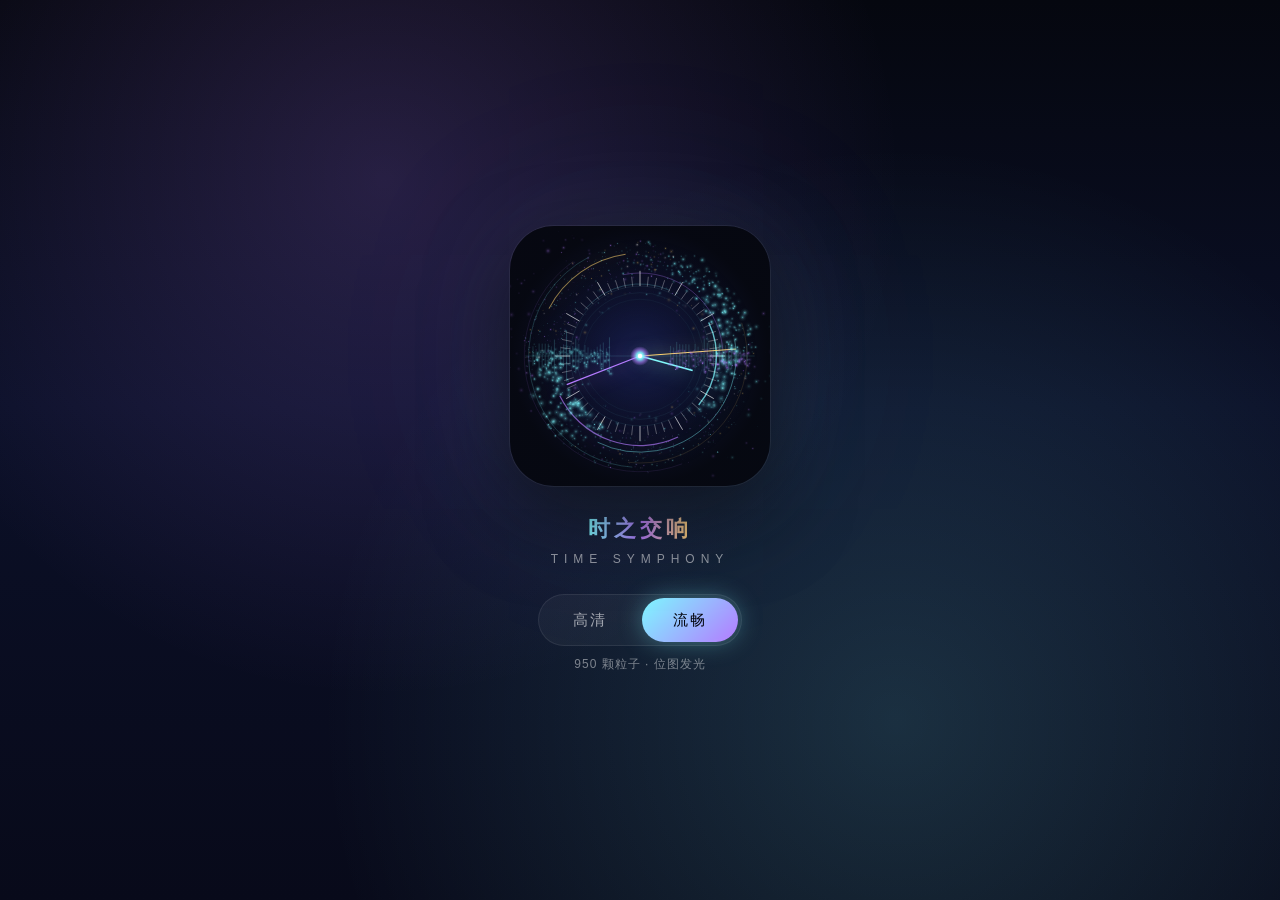
<file: index.html>
<!DOCTYPE html>
<html lang="zh-CN">
<head>
<meta charset="UTF-8" />
<meta name="viewport" content="width=device-width, initial-scale=1.0" />
<title>时之交响 TimeSymphony — 图标</title>
<link rel="stylesheet" href="assets/icon.css?v=20261111" />
</head>
<body>

<div class="stage" id="stage">
  <canvas id="iconCanvas"></canvas>
</div>

<div class="title">
  <span class="cn">时之交响</span>
  <span class="en">TIME SYMPHONY</span>
</div>

<div class="quality">
  <div class="quality-switch" role="group" aria-label="画质">
    <button type="button" data-quality="hd" aria-pressed="false">高清</button>
    <button type="button" data-quality="smooth" aria-pressed="true">流畅</button>
  </div>
  <div class="quality-hint" id="qualityHint"></div>
</div>

<!-- 版本号与 assets/icon.css?v= 同一批，改样式/脚本时必须两处同改 -->
<script src="assets/icon.js?v=20261111"></script>
<script>
(function () {
  'use strict';

  var canvas = document.getElementById('iconCanvas');
  var stage = document.getElementById('stage');
  var hint = document.getElementById('qualityHint');
  var buttons = document.querySelectorAll('.quality-switch button');

  var icon = window.TimeSymphonyIcon.create(canvas, {
    stage: stage,
    quality: window.TimeSymphonyIcon.DEFAULT_QUALITY
  });

  function renderPressed(active) {
    for (var i = 0; i < buttons.length; i++) {
      var on = buttons[i].getAttribute('data-quality') === active;
      buttons[i].setAttribute('aria-pressed', on ? 'true' : 'false');
    }
    var tier = window.TimeSymphonyIcon.QUALITY[active];
    hint.textContent = tier ? tier.hint : '';
  }

  for (var i = 0; i < buttons.length; i++) {
    buttons[i].addEventListener('click', function () {
      renderPressed(icon.setQuality(this.getAttribute('data-quality')));
    });
  }

  renderPressed(icon.quality);
})();
</script>

</body>
</html>
</file>
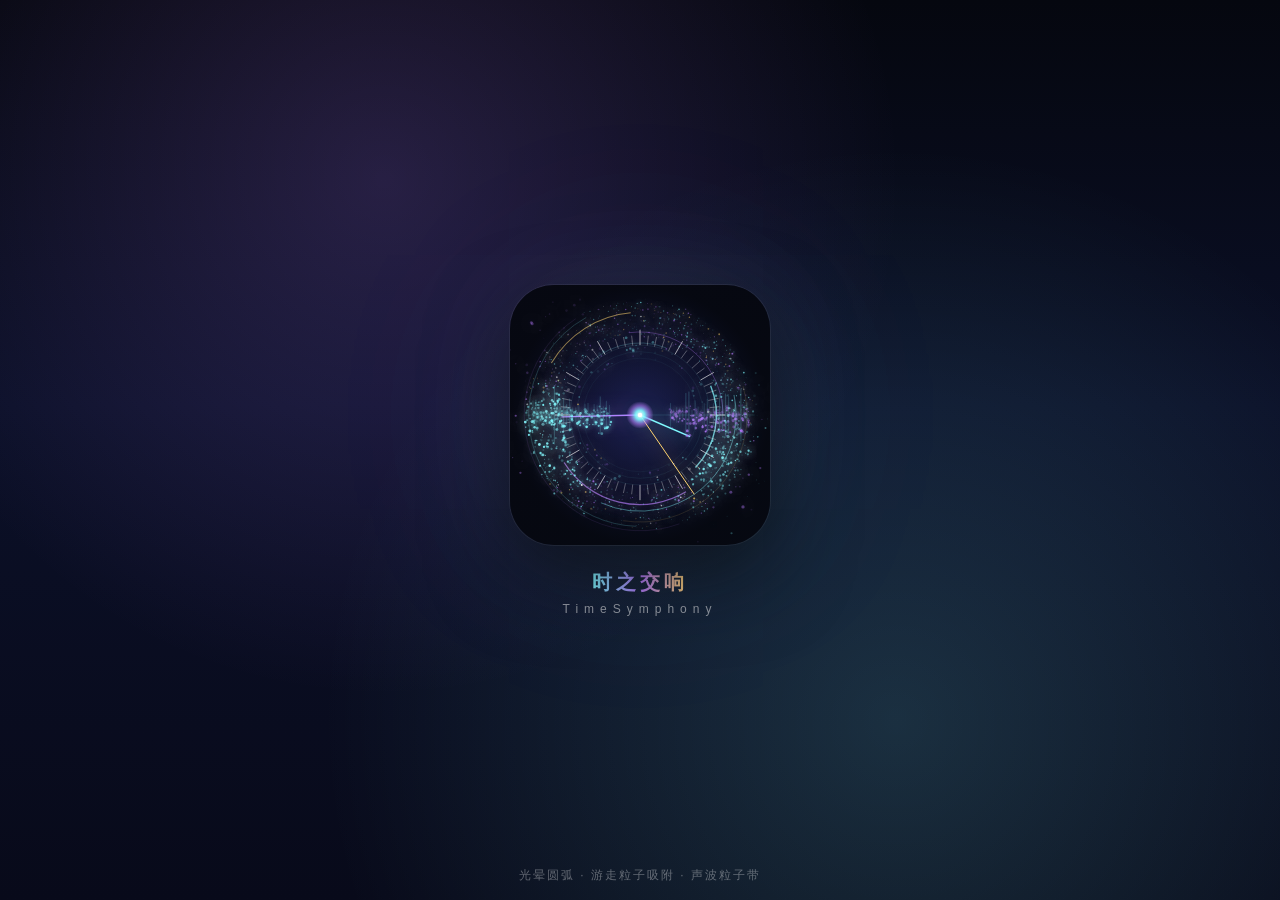
<file: icon_v1_blur.html>
<!DOCTYPE html>
<html lang="zh-CN" data-page-node-id="PLUIMczYwnx5NKSKv5DFrm">
<head data-page-node-id="Mg48Q9DGlyXGPTBGQBI1nx">
<meta charset="UTF-8" data-page-node-id="uxFTzAO7ETpLnFNVSdckU7" />
<meta name="viewport" content="width=device-width, initial-scale=1.0" data-page-node-id="zHusdoKvzbAWFHlnekXmAA" />
<title>时之交响 TimeSymphony - Icon Animation</title>
<style>
  :root {
    --bg-0: #05070f;
    --bg-1: #0b1028;
    --bg-2: #141a44;
    --glow-cyan: #7ef9ff;
    --glow-purple: #b57bff;
    --glow-gold: #ffd36e;
    --text: rgba(255, 255, 255, 0.82);
  }

  * { box-sizing: border-box; }

  body {
    margin: 0;
    min-height: 100vh;
    display: flex;
    align-items: center;
    justify-content: center;
    flex-direction: column;
    gap: 24px;
    background:
      radial-gradient(circle at 30% 20%, rgba(181, 123, 255, 0.18), transparent 45%),
      radial-gradient(circle at 70% 80%, rgba(126, 249, 255, 0.15), transparent 50%),
      linear-gradient(180deg, #05070f 0%, #0b1028 45%, #080a1a 100%);
    font-family: "Segoe UI", "PingFang SC", "Microsoft YaHei", sans-serif;
    color: var(--text);
    overflow: hidden;
  }

  .stage {
    position: relative;
    width: 260px;
    height: 260px;
    border-radius: 44px;
    background:
      radial-gradient(circle at 50% 50%, rgba(20, 26, 68, 0.9), rgba(5, 7, 15, 0.95) 70%);
    box-shadow:
      0 0 0 1px rgba(255, 255, 255, 0.06),
      0 30px 80px rgba(0, 0, 0, 0.55),
      0 0 120px rgba(126, 249, 255, 0.08),
      0 0 220px rgba(181, 123, 255, 0.08);
    overflow: hidden;
  }

  canvas {
    position: absolute;
    inset: 0;
    width: 100%;
    height: 100%;
  }

  .title {
    text-align: center;
    letter-spacing: 4px;
  }

  .title .cn {
    font-size: 20px;
    font-weight: 600;
    background: linear-gradient(90deg, #7ef9ff, #b57bff 50%, #ffd36e);
    -webkit-background-clip: text;
    background-clip: text;
    color: transparent;
  }

  .title .en {
    display: block;
    margin-top: 6px;
    font-size: 12px;
    color: rgba(255, 255, 255, 0.55);
    letter-spacing: 6px;
  }

  .hint {
    position: fixed;
    left: 0;
    right: 0;
    bottom: 16px;
    text-align: center;
    font-size: 12px;
    color: rgba(255, 255, 255, 0.35);
    letter-spacing: 2px;
  }

  @media (max-width: 480px) {
    .stage { width: 220px; height: 220px; }
    .title .cn { font-size: 18px; }
  }
</style>
</head>
<body data-page-node-id="Gr1jstZEJ78ACt9SknPQrW">

<div class="stage" id="stage" data-page-node-id="zjccOWMhuDWLAgCbRKEjj7">
  <canvas id="iconCanvas" data-page-node-id="PfCGW5mEaBLG2JCP9inwEi"></canvas>
</div>

<div class="title" data-page-node-id="503o1pNDWk0PsmBfrDDWpg">
  <span class="cn" data-page-node-id="CFIOt89BCgWAfplUJqsWrU">时之交响</span>
  <span class="en" data-page-node-id="gVlq1bnXmw9WW9uA65h6Rm">TimeSymphony</span>
</div>

<div class="hint" data-page-node-id="zLOgaUjIInsVtVipBjmXsV">光晕圆弧 · 游走粒子吸附 · 声波粒子带</div>

<script>
(() => {
  const canvas = document.getElementById('iconCanvas');
  const ctx = canvas.getContext('2d');
  const stage = document.getElementById('stage');

  let DPR = Math.min(window.devicePixelRatio || 1, 2);
  let size = 260;

  function resize() {
    const rect = stage.getBoundingClientRect();
    size = Math.floor(rect.width);
    canvas.width = size * DPR;
    canvas.height = size * DPR;
    canvas.style.width = size + 'px';
    canvas.style.height = size + 'px';
    ctx.setTransform(DPR, 0, 0, DPR, 0, 0);
    rebuildScaleDependent();
  }

  const cx = () => size / 2;
  const cy = () => size / 2;
  const R = () => size * 0.42;

  // ---------- 保留：时间指针 ----------
  const hands = [
    { ratio: 0.50, speed: 1 / 4500, phase: 0, color: '#7ef9ff', width: 1.6 }, // 时针
    { ratio: 0.72, speed: 1 / 1800, phase: 2.1, color: '#b57bff', width: 1.3 }, // 分针
    { ratio: 0.88, speed: 1 / 600,  phase: 4.2, color: '#ffd36e', width: 1.0 },  // 秒针
  ];

  // ---------- 保留：中心光点 ----------
  // （绘制逻辑在 draw() 末尾，未改动）

  // =========================================================
  // 粒子系统重构 —— 对照参考图的三种效果
  //   1) 内轨闪尘：贴着刻度内圈公转的细碎尘埃
  //   2) 声波粒子带：水平左右延展、条柱高低起伏的频谱尘埃
  //   3) 弧缘爆发：光弧端点附近的溅射闪尘（点/锥形/细丝）
  // =========================================================

  // 1) 内轨闪尘
  const dust = [];
  const DUST_COUNT = 150;
  for (let i = 0; i < DUST_COUNT; i++) {
    dust.push({
      angle: Math.random() * Math.PI * 2,
      radius: R() * (0.52 + Math.random() * 0.22),
      size: 0.4 + Math.random() * 1.1,
      speed: (Math.random() < 0.5 ? -1 : 1) * (0.0002 + Math.random() * 0.0004),
      alpha: 0.15 + Math.random() * 0.45,
      tw: Math.random() * Math.PI * 2,        // 闪烁相位
      twSpeed: 0.002 + Math.random() * 0.004,
      tone: Math.random(),
    });
  }

  // 2) 环绕游走粒子（外圈，指针靠近时被吸附）
  const orbiters = [];
  const ORBITER_COUNT = 1314;
  for (let i = 0; i < ORBITER_COUNT; i++) {
    const angle = Math.random() * Math.PI * 2;
    const radial = R() * (0.72 + Math.random() * 0.34);
    orbiters.push({
      angle,
      radial,
      x: cx() + Math.cos(angle) * radial,
      y: cy() + Math.sin(angle) * radial,
      vx: 0,
      vy: 0,
      drift: (Math.random() < 0.5 ? -1 : 1) * (0.0008 + Math.random() * 0.0018),
      wob: Math.random() * Math.PI * 2,
      size: 0.3 + Math.random() * 0.55,
      alpha: 0.22 + Math.random() * 0.38,
      tone: Math.random(),
      tw: Math.random() * Math.PI * 2,
      grabbed: 0,
    });
  }

  // 2) 声波粒子带（左右两条）
  const eqBars = [];
  const EQ_BARS = 26;
  const eqPhase = [];
  for (let s = 0; s < 2; s++) {
    for (let i = 0; i < EQ_BARS; i++) {
      eqBars.push({
        side: s,                                   // 0=左 1=右
        idx: i,
        base: 0.25 + Math.random() * 0.4,          // 基础高度
        speed: 0.003 + Math.random() * 0.005,
        phase: Math.random() * Math.PI * 2,
        particles: [],
      });
    }
    eqPhase.push(Math.random() * Math.PI * 2);
  }

  // 每根条柱挂 5~8 颗尘埃
  eqBars.forEach((bar) => {
    const n = 5 + Math.floor(Math.random() * 4);
    for (let i = 0; i < n; i++) {
      bar.particles.push({
        off: Math.random() * Math.PI * 2,          // 条柱内纵向偏移相位
        offSpeed: 0.004 + Math.random() * 0.006,
        size: 0.5 + Math.random() * 1.0,
        alpha: 0.3 + Math.random() * 0.6,
        jitter: Math.random() * Math.PI * 2,
      });
    }
  });

  // 3) 弧缘爆发（光弧端点溅射）
  const sparkBursts = [];   // 单颗溅射尘
  const streaks = [];       // 细丝/拖尾
  const SPARK_COUNT = 70;
  const STREAK_COUNT = 26;

  function resetSpark(p, atEdge) {
    const arc = Math.random() < 0.5 ? 0 : 1;
    const baseA = (arc === 0 ? 0.35 : 3.5) + (Math.random() - 0.5) * 1.6; // 弧端附近角度
    p.arc = arc;
    p.angle = baseA;
    p.radius = R() * (0.92 + Math.random() * 0.30);
    p.x = cx() + Math.cos(p.angle) * p.radius;
    p.y = cy() + Math.sin(p.angle) * p.radius;
    const spread = 0.25 + Math.random() * 0.9;
    p.vx = Math.cos(p.angle + (Math.random() - 0.5) * 2.4) * spread;
    p.vy = Math.sin(p.angle + (Math.random() - 0.5) * 2.4) * spread * 0.7;
    p.life = 0;
    p.maxLife = 40 + Math.random() * 90;
    p.size = 0.5 + Math.random() * 1.6;
    p.tone = Math.random();
    if (atEdge) { p.life = Math.random() * p.maxLife * 0.5; }
  }

  for (let i = 0; i < SPARK_COUNT; i++) {
    const p = {};
    resetSpark(p, true);
    sparkBursts.push(p);
  }

  function resetStreak(s, atEdge) {
    const arc = Math.random() < 0.5 ? 0 : 1;
    const baseA = (arc === 0 ? 0.35 : 3.5) + (Math.random() - 0.5) * 1.4;
    s.arc = arc;
    s.angle = baseA;
    s.radius = R() * (0.96 + Math.random() * 0.22);
    s.x = cx() + Math.cos(s.angle) * s.radius;
    s.y = cy() + Math.sin(s.angle) * s.radius;
    const spread = 0.5 + Math.random() * 1.4;
    const dir = s.angle + (Math.random() - 0.5) * 1.8;
    s.vx = Math.cos(dir) * spread;
    s.vy = Math.sin(dir) * spread * 0.55;
    s.len = 4 + Math.random() * 18;
    s.life = 0;
    s.maxLife = 30 + Math.random() * 70;
    s.tone = Math.random();
    s.width = 0.4 + Math.random() * 0.8;
    if (atEdge) { s.life = Math.random() * s.maxLife * 0.5; }
  }

  for (let i = 0; i < STREAK_COUNT; i++) {
    const s = {};
    resetStreak(s, true);
    streaks.push(s);
  }

  // 光弧（参考图的多层旋转圆弧，替代旧的整圆光圈）
  const arcs = [
    { r: 0.70, color: 'rgba(126,249,255,0.75)',  width: 1.4, speed: 0.00010, phase: 0,   span: 1.15, glow: 22 },
    { r: 0.82, color: 'rgba(181,123,255,0.65)',  width: 1.2, speed: -0.00016, phase: 2.1, span: 1.55, glow: 20 },
    { r: 0.94, color: 'rgba(255,211,110,0.55)',  width: 1.0, speed: 0.00008, phase: 4.0, span: 0.95, glow: 18 },
    { r: 0.88, color: 'rgba(126,249,255,0.45)',  width: 0.8, speed: -0.00006, phase: 1.0, span: 2.2,  glow: 14 },
    { r: 0.76, color: 'rgba(181,123,255,0.40)',  width: 0.7, speed: 0.00013,  phase: 5.2, span: 1.7,  glow: 14 },
    { r: 1.02, color: 'rgba(126,249,255,0.28)',  width: 0.6, speed: -0.00005, phase: 3.0, span: 2.6,  glow: 12 },
    { r: 0.98, color: 'rgba(255,211,110,0.22)',  width: 0.5, speed: 0.00007,  phase: 0.6, span: 2.0,  glow: 10 },
    { r: 0.66, color: 'rgba(126,249,255,0.30)',  width: 0.6, speed: -0.00009, phase: 4.6, span: 1.3,  glow: 12 },
    { r: 1.06, color: 'rgba(181,123,255,0.18)',  width: 0.5, speed: 0.00004,  phase: 2.6, span: 2.9,  glow: 8 },
  ];

  // 刻度（略调：对比度提高，长刻度更亮）
  const ticks = [];
  for (let i = 0; i < 60; i++) {
    const a = (i / 60) * Math.PI * 2;
    ticks.push({
      angle: a,
      inner: R() * 0.64,
      outer: R() * (i % 5 === 0 ? 0.78 : 0.73),
      alpha: i % 5 === 0 ? 0.62 : 0.30,
    });
  }

  // 内轨细网格（参考图刻度内侧的细环线）
  const innerGrid = [0.52, 0.58, 0.64];

  // 音色：尘埃颜色（青 / 紫 / 金 白）
  function dustColor(tone, alpha) {
    if (tone < 0.45) return `rgba(126,249,255,${alpha})`;
    if (tone < 0.80) return `rgba(181,123,255,${alpha})`;
    if (tone < 0.93) return `rgba(255,211,110,${alpha})`;
    return `rgba(255,255,255,${alpha})`;
  }

  let startTime = performance.now();

  function rebuildScaleDependent() {
    // 尺寸变化时重建位置基准（粒子本身用相对 R 的值，这里仅刷新静态半径）
    dust.forEach((p) => { p.radius = R() * (p.radius / (R() || 1)); });
  }

  function draw(now) {
    const t = now - startTime;

    ctx.clearRect(0, 0, size, size);

    // 背景中心暗晕
    const bg = ctx.createRadialGradient(cx(), cy(), size * 0.1, cx(), cy(), size * 0.45);
    bg.addColorStop(0, 'rgba(20, 26, 68, 0.45)');
    bg.addColorStop(1, 'rgba(5, 7, 15, 0)');
    ctx.fillStyle = bg;
    ctx.fillRect(0, 0, size, size);

    // ---------- 光弧（旋转圆弧，替代整圆） ----------
    arcs.forEach((arc) => {
      const radius = R() * arc.r;
      const rot = t * arc.speed + arc.phase;
      const half = arc.span / 2;
      ctx.save();
      ctx.translate(cx(), cy());
      ctx.rotate(rot);
      ctx.beginPath();
      ctx.arc(0, 0, radius, -half, half);
      ctx.strokeStyle = arc.color;
      ctx.lineWidth = arc.width;
      ctx.shadowBlur = arc.glow;
      ctx.shadowColor = arc.color;
      ctx.stroke();
      ctx.restore();
    });

    // ---------- 内轨细网格 ----------
    ctx.save();
    ctx.translate(cx(), cy());
    innerGrid.forEach((r, idx) => {
      ctx.beginPath();
      ctx.arc(0, 0, R() * r, 0, Math.PI * 2);
      ctx.strokeStyle = `rgba(126,249,255,${0.08 + idx * 0.03})`;
      ctx.lineWidth = 0.5;
      ctx.stroke();
    });
    ctx.restore();

    // ---------- 时间刻度 ----------
    ctx.save();
    ctx.translate(cx(), cy());
    ticks.forEach((tick) => {
      ctx.beginPath();
      ctx.moveTo(Math.cos(tick.angle) * tick.inner, Math.sin(tick.angle) * tick.inner);
      ctx.lineTo(Math.cos(tick.angle) * tick.outer, Math.sin(tick.angle) * tick.outer);
      ctx.strokeStyle = `rgba(255,255,255,${tick.alpha})`;
      ctx.lineWidth = 1;
      ctx.stroke();
    });
    ctx.restore();

    // ---------- 指针端点 ----------
    const ends = hands.map((hand) => {
      const angle = t * hand.speed + hand.phase;
      const len = R() * hand.ratio;
      return {
        angle,
        x: cx() + Math.cos(angle) * len,
        y: cy() + Math.sin(angle) * len,
        color: hand.color,
        width: hand.width,
      };
    });

    // 绘制指针（保留）
    ends.forEach((end) => {
      ctx.save();
      ctx.beginPath();
      ctx.moveTo(cx(), cy());
      ctx.lineTo(end.x, end.y);
      ctx.strokeStyle = end.color;
      ctx.lineWidth = end.width;
      ctx.shadowBlur = 20;
      ctx.shadowColor = end.color;
      ctx.stroke();
      ctx.restore();
    });

    // ---------- 1) 内轨闪尘 ----------
    dust.forEach((p) => {
      p.angle += p.speed;
      p.tw += p.twSpeed;
      const r = p.radius;
      const x = cx() + Math.cos(p.angle) * r;
      const y = cy() + Math.sin(p.angle) * r;
      const a = p.alpha * (0.55 + 0.45 * Math.sin(p.tw));
      ctx.beginPath();
      ctx.arc(x, y, p.size, 0, Math.PI * 2);
      ctx.fillStyle = dustColor(p.tone, a);
      ctx.shadowBlur = 6;
      ctx.shadowColor = dustColor(p.tone, a);
      ctx.fill();
    });

    // ---------- 2) 环绕游走粒子：指针靠近时被吸附 ----------
    // 吸附力三针一致，只随距离衰减 —— 之前按时针长度缩放是错的：
    // 时针短力大半径大 → 粘死；秒针长力小半径小 → 碰不到。
    // 正确逻辑：三针作用半径相同，谁离得近谁吸，"碰撞即被捕获"。
    const attractors = hands.map((hand) => {
      const angle = t * hand.speed + hand.phase;
      const len = R() * hand.ratio;
      return {
        angle,
        len,
        x: cx() + Math.cos(angle) * len,
        y: cy() + Math.sin(angle) * len,
        color: hand.color,
      };
    });
    const ATTRACT_RANGE = R() * 0.40; // 三针统一
    const ATTRACT_FORCE = 0.25;      // 温和，不粘死

    orbiters.forEach((p) => {
      // 自主游走：沿切向缓慢漂移
      p.angle += p.drift;
      p.radial += Math.sin(t * 0.0006 + p.wob) * 0.15;

      // 基准位置（环上）
      const bx = cx() + Math.cos(p.angle) * p.radial;
      const by = cy() + Math.sin(p.angle) * p.radial;

      // 找最近的指针端点，施加吸附
      let best = null, bestD = Infinity;
      for (const a of attractors) {
        const dx = a.x - p.x, dy = a.y - p.y;
        const d = Math.hypot(dx, dy);
        if (d < bestD) { bestD = d; best = a; }
      }

      if (best && bestD < ATTRACT_RANGE) {
        const k = 1 - bestD / ATTRACT_RANGE;        // 0..1，越近越强
        const pull = ATTRACT_FORCE * k * k;          // 平方衰减
        const dx = best.x - p.x, dy = best.y - p.y;
        p.vx += (dx / (bestD + 1)) * pull;
        p.vy += (dy / (bestD + 1)) * pull;
        p.grabbed = Math.min(1, p.grabbed + 0.10);
      } else {
        p.grabbed *= 0.90;
      }

      // 回正力：把粒子往环上基准位拉，防止粘在指针上不走
      p.vx += (bx - p.x) * 0.012;
      p.vy += (by - p.y) * 0.012;

      // 阻尼
      p.vx *= 0.88;
      p.vy *= 0.88;

      p.x += p.vx;
      p.y += p.vy;

      const g = p.grabbed;
      const size = p.size * (1 + g * 0.8);
      const a = p.alpha * (0.55 + 0.45 * Math.sin(p.tw + t * 0.003)) * (1 + g * 1.1);
      p.tw += 0.01;

      ctx.beginPath();
      ctx.arc(p.x, p.y, size, 0, Math.PI * 2);
      ctx.fillStyle = dustColor(g > 0.4 ? 0.1 : p.tone, Math.min(0.9, a));
      ctx.shadowBlur = 4 + g * 8;
      ctx.shadowColor = g > 0.4 ? 'rgba(126,249,255,0.9)' : dustColor(p.tone, a);
      ctx.fill();

      // 被吸附时拖一小段尾巴
      if (g > 0.3) {
        ctx.beginPath();
        ctx.moveTo(p.x - p.vx * 1.8, p.y - p.vy * 1.8);
        ctx.lineTo(p.x, p.y);
        ctx.strokeStyle = dustColor(0.1, g * 0.35);
        ctx.lineWidth = size * 0.6;
        ctx.stroke();
      }
    });

    // ---------- 2) 声波粒子带 ----------
    // 左右水平中线（参考图的水平光轴）
    ctx.save();
    ctx.strokeStyle = 'rgba(126,249,255,0.12)';
    ctx.lineWidth = 1;
    ctx.beginPath();
    ctx.moveTo(cx() - R() * 1.05, cy());
    ctx.lineTo(cx() + R() * 1.05, cy());
    ctx.stroke();
    ctx.restore();

    eqBars.forEach((bar) => {
      const dir = bar.side === 0 ? -1 : 1;
      // 条柱在 [0.28R, 0.98R] 之间排布
      const frac = 0.28 + (bar.idx / (EQ_BARS - 1)) * 0.70;
      const baseX = cx() + dir * R() * frac;
      // 高度调制：多正弦叠加，形成不规则频谱
      const h = bar.base
        * (0.55
          + 0.25 * Math.sin(t * bar.speed + bar.phase)
          + 0.20 * Math.sin(t * bar.speed * 1.7 + bar.phase * 1.3 + eqPhase[bar.side]));
      const barH = h * R() * 0.42;

      // 条柱中线（细）
      ctx.beginPath();
      ctx.moveTo(baseX, cy() - barH);
      ctx.lineTo(baseX, cy() + barH);
      ctx.strokeStyle = `rgba(126,249,255,${0.10 + h * 0.22})`;
      ctx.lineWidth = 1;
      ctx.stroke();

      // 条柱上的尘埃（上下对称分布）
      bar.particles.forEach((pt) => {
        pt.off += pt.offSpeed;
        pt.jitter += 0.02;
        const spread = (Math.sin(pt.off) * 0.5 + 0.5); // 0..1
        const y = cy() + dir * 0 + Math.sin(pt.off) * barH * (0.4 + spread * 0.6)
          + Math.sin(pt.jitter) * 1.2;
        const x = baseX + Math.sin(pt.jitter * 0.7) * 1.6;
        const a = pt.alpha * (0.4 + 0.6 * spread);
        ctx.beginPath();
        ctx.arc(x, y, pt.size, 0, Math.PI * 2);
        ctx.fillStyle = dustColor(bar.side === 0 ? 0.2 : 0.6, a);
        ctx.shadowBlur = 5;
        ctx.shadowColor = ctx.fillStyle;
        ctx.fill();
      });
    });

    // ---------- 3) 弧缘爆发：溅射闪尘 ----------
    sparkBursts.forEach((p) => {
      p.life += 1;
      if (p.life > p.maxLife) {
        resetSpark(p, false);
        return;
      }
      const k = 1 - p.life / p.maxLife;
      p.x += p.vx;
      p.y += p.vy;
      p.vx *= 0.975;
      p.vy *= 0.975;
      // 轻微向外漂
      const dx = p.x - cx(), dy = p.y - cy();
      const d = Math.hypot(dx, dy) + 1;
      p.vx += (dx / d) * 0.012;
      p.vy += (dy / d) * 0.012;

      const a = 0.75 * k * k;
      const tone = p.arc === 0 ? (p.tone < 0.5 ? 0.15 : 0.55) : (p.tone < 0.5 ? 0.55 : 0.75);
      ctx.beginPath();
      ctx.arc(p.x, p.y, p.size * (0.5 + 0.5 * k), 0, Math.PI * 2);
      ctx.fillStyle = dustColor(tone, a);
      ctx.shadowBlur = 8;
      ctx.shadowColor = ctx.fillStyle;
      ctx.fill();
    });

    // ---------- 3) 弧缘爆发：细丝/拖尾 ----------
    streaks.forEach((s) => {
      s.life += 1;
      if (s.life > s.maxLife) {
        resetStreak(s, false);
        return;
      }
      const k = 1 - s.life / s.maxLife;
      const px = s.x, py = s.y;
      s.x += s.vx;
      s.y += s.vy;
      s.vx *= 0.982;
      s.vy *= 0.982;

      const a = 0.55 * k;
      const tone = s.arc === 0 ? 0.2 : 0.7;
      ctx.beginPath();
      ctx.moveTo(px, py);
      ctx.lineTo(s.x, s.y);
      ctx.strokeStyle = dustColor(tone, a);
      ctx.lineWidth = s.width * k;
      ctx.shadowBlur = 6;
      ctx.shadowColor = ctx.strokeStyle;
      ctx.stroke();
    });

    // ---------- 保留：中心高亮光点 ----------
    ctx.save();
    const pulse = 0.85 + 0.15 * Math.sin(t * 0.004);
    const centerGlow = ctx.createRadialGradient(cx(), cy(), 0, cx(), cy(), 14 * pulse);
    centerGlow.addColorStop(0, 'rgba(255,255,255,1)');
    centerGlow.addColorStop(0.35, 'rgba(126,249,255,0.9)');
    centerGlow.addColorStop(0.7, 'rgba(181,123,255,0.5)');
    centerGlow.addColorStop(1, 'rgba(181,123,255,0)');
    ctx.fillStyle = centerGlow;
    ctx.beginPath();
    ctx.arc(cx(), cy(), 14 * pulse, 0, Math.PI * 2);
    ctx.fill();

    ctx.beginPath();
    ctx.arc(cx(), cy(), 2.2, 0, Math.PI * 2);
    ctx.fillStyle = '#ffffff';
    ctx.shadowBlur = 25;
    ctx.shadowColor = '#7ef9ff';
    ctx.fill();
    ctx.restore();

    requestAnimationFrame(draw);
  }

  resize();
  window.addEventListener('resize', resize);
  requestAnimationFrame(draw);
})();
</script>

</body>
</html>
</file>
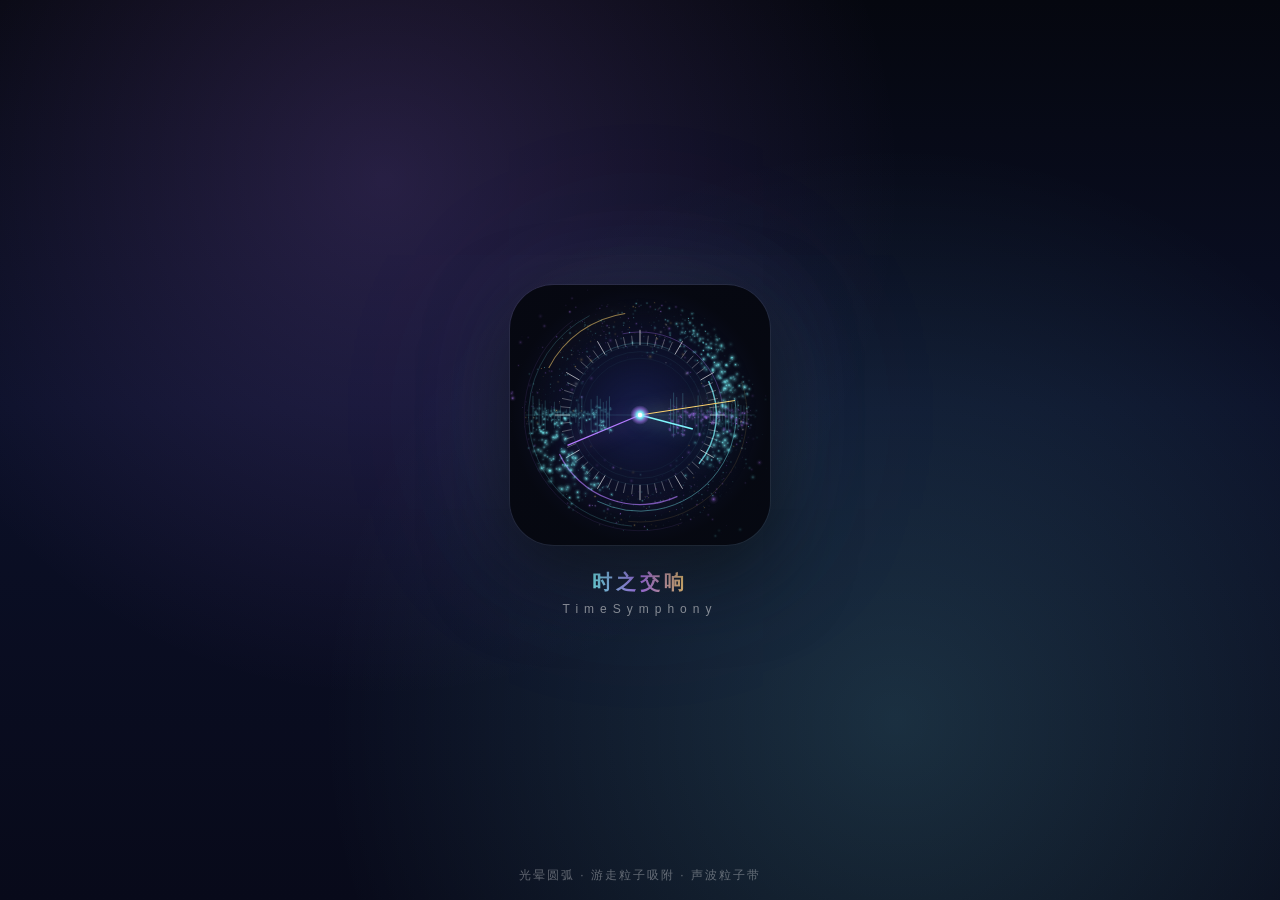
<file: icon_v2_sprite.html>
<!DOCTYPE html>
<html lang="zh-CN" data-page-node-id="PLUIMczYwnx5NKSKv5DFrm">
<head data-page-node-id="Mg48Q9DGlyXGPTBGQBI1nx">
<meta charset="UTF-8" data-page-node-id="uxFTzAO7ETpLnFNVSdckU7" />
<meta name="viewport" content="width=device-width, initial-scale=1.0" data-page-node-id="zHusdoKvzbAWFHlnekXmAA" />
<title>时之交响 TimeSymphony - Icon Animation</title>
<style>
  :root {
    --bg-0: #05070f;
    --bg-1: #0b1028;
    --bg-2: #141a44;
    --glow-cyan: #7ef9ff;
    --glow-purple: #b57bff;
    --glow-gold: #ffd36e;
    --text: rgba(255, 255, 255, 0.82);
  }

  * { box-sizing: border-box; }

  body {
    margin: 0;
    min-height: 100vh;
    display: flex;
    align-items: center;
    justify-content: center;
    flex-direction: column;
    gap: 24px;
    background:
      radial-gradient(circle at 30% 20%, rgba(181, 123, 255, 0.18), transparent 45%),
      radial-gradient(circle at 70% 80%, rgba(126, 249, 255, 0.15), transparent 50%),
      linear-gradient(180deg, #05070f 0%, #0b1028 45%, #080a1a 100%);
    font-family: "Segoe UI", "PingFang SC", "Microsoft YaHei", sans-serif;
    color: var(--text);
    overflow: hidden;
  }

  .stage {
    position: relative;
    width: 260px;
    height: 260px;
    border-radius: 44px;
    background:
      radial-gradient(circle at 50% 50%, rgba(20, 26, 68, 0.9), rgba(5, 7, 15, 0.95) 70%);
    box-shadow:
      0 0 0 1px rgba(255, 255, 255, 0.06),
      0 30px 80px rgba(0, 0, 0, 0.55),
      0 0 120px rgba(126, 249, 255, 0.08),
      0 0 220px rgba(181, 123, 255, 0.08);
    overflow: hidden;
  }

  canvas {
    position: absolute;
    inset: 0;
    width: 100%;
    height: 100%;
  }

  .title {
    text-align: center;
    letter-spacing: 4px;
  }

  .title .cn {
    font-size: 20px;
    font-weight: 600;
    background: linear-gradient(90deg, #7ef9ff, #b57bff 50%, #ffd36e);
    -webkit-background-clip: text;
    background-clip: text;
    color: transparent;
  }

  .title .en {
    display: block;
    margin-top: 6px;
    font-size: 12px;
    color: rgba(255, 255, 255, 0.55);
    letter-spacing: 6px;
  }

  .hint {
    position: fixed;
    left: 0;
    right: 0;
    bottom: 16px;
    text-align: center;
    font-size: 12px;
    color: rgba(255, 255, 255, 0.35);
    letter-spacing: 2px;
  }

  @media (max-width: 480px) {
    .stage { width: 220px; height: 220px; }
    .title .cn { font-size: 18px; }
  }
</style>
</head>
<body data-page-node-id="Gr1jstZEJ78ACt9SknPQrW">

<div class="stage" id="stage" data-page-node-id="zjccOWMhuDWLAgCbRKEjj7">
  <canvas id="iconCanvas" data-page-node-id="PfCGW5mEaBLG2JCP9inwEi"></canvas>
</div>

<div class="title" data-page-node-id="503o1pNDWk0PsmBfrDDWpg">
  <span class="cn" data-page-node-id="CFIOt89BCgWAfplUJqsWrU">时之交响</span>
  <span class="en" data-page-node-id="gVlq1bnXmw9WW9uA65h6Rm">TimeSymphony</span>
</div>

<div class="hint" data-page-node-id="zLOgaUjIInsVtVipBjmXsV">光晕圆弧 · 游走粒子吸附 · 声波粒子带</div>

<script>
(() => {
  const canvas = document.getElementById('iconCanvas');
  const ctx = canvas.getContext('2d');
  const stage = document.getElementById('stage');

  let DPR = Math.min(window.devicePixelRatio || 1, 2);
  let size = 260;

  function resize() {
    const rect = stage.getBoundingClientRect();
    size = Math.floor(rect.width);
    canvas.width = size * DPR;
    canvas.height = size * DPR;
    canvas.style.width = size + 'px';
    canvas.style.height = size + 'px';
    ctx.setTransform(DPR, 0, 0, DPR, 0, 0);
    rebuildScaleDependent();
  }

  const cx = () => size / 2;
  const cy = () => size / 2;
  const R = () => size * 0.42;

  // ---------- 保留：时间指针 ----------
  const hands = [
    { ratio: 0.50, speed: 1 / 4500, phase: 0, color: '#7ef9ff', width: 1.6 }, // 时针
    { ratio: 0.72, speed: 1 / 1800, phase: 2.1, color: '#b57bff', width: 1.3 }, // 分针
    { ratio: 0.88, speed: 1 / 600,  phase: 4.2, color: '#ffd36e', width: 1.0 },  // 秒针
  ];

  // ---------- 保留：中心光点 ----------
  // （绘制逻辑在 draw() 末尾，未改动）

  // =========================================================
  // 粒子系统重构 —— 对照参考图的三种效果
  //   1) 内轨闪尘：贴着刻度内圈公转的细碎尘埃
  //   2) 声波粒子带：水平左右延展、条柱高低起伏的频谱尘埃
  //   3) 弧缘爆发：光弧端点附近的溅射闪尘（点/锥形/细丝）
  // =========================================================

  // 1) 内轨闪尘
  const dust = [];
  const DUST_COUNT = 150;
  for (let i = 0; i < DUST_COUNT; i++) {
    dust.push({
      angle: Math.random() * Math.PI * 2,
      radius: R() * (0.52 + Math.random() * 0.22),
      size: 0.4 + Math.random() * 1.1,
      speed: (Math.random() < 0.5 ? -1 : 1) * (0.0002 + Math.random() * 0.0004),
      alpha: 0.15 + Math.random() * 0.45,
      tw: Math.random() * Math.PI * 2,        // 闪烁相位
      twSpeed: 0.002 + Math.random() * 0.004,
      tone: Math.random(),
    });
  }

  // 2) 环绕游走粒子（外圈，指针靠近时被吸附）
  const orbiters = [];
  const ORBITER_COUNT = 950;
  for (let i = 0; i < ORBITER_COUNT; i++) {
    const angle = Math.random() * Math.PI * 2;
    const radial = R() * (0.72 + Math.random() * 0.34);
    orbiters.push({
      angle,
      radial,
      x: cx() + Math.cos(angle) * radial,
      y: cy() + Math.sin(angle) * radial,
      vx: 0,
      vy: 0,
      drift: (Math.random() < 0.5 ? -1 : 1) * (0.0008 + Math.random() * 0.0018),
      wob: Math.random() * Math.PI * 2,
      size: 0.3 + Math.random() * 0.55,
      alpha: 0.22 + Math.random() * 0.38,
      tone: Math.random(),
      tw: Math.random() * Math.PI * 2,
      grabbed: 0,
    });
  }

  // 2) 声波粒子带（左右两条）
  const eqBars = [];
  const EQ_BARS = 26;
  const eqPhase = [];
  for (let s = 0; s < 2; s++) {
    for (let i = 0; i < EQ_BARS; i++) {
      eqBars.push({
        side: s,                                   // 0=左 1=右
        idx: i,
        base: 0.25 + Math.random() * 0.4,          // 基础高度
        speed: 0.003 + Math.random() * 0.005,
        phase: Math.random() * Math.PI * 2,
        particles: [],
      });
    }
    eqPhase.push(Math.random() * Math.PI * 2);
  }

  // 每根条柱挂 5~8 颗尘埃
  eqBars.forEach((bar) => {
    const n = 5 + Math.floor(Math.random() * 4);
    for (let i = 0; i < n; i++) {
      bar.particles.push({
        off: Math.random() * Math.PI * 2,          // 条柱内纵向偏移相位
        offSpeed: 0.004 + Math.random() * 0.006,
        size: 0.5 + Math.random() * 1.0,
        alpha: 0.3 + Math.random() * 0.6,
        jitter: Math.random() * Math.PI * 2,
      });
    }
  });

  // 3) 弧缘爆发（光弧端点溅射）
  const sparkBursts = [];   // 单颗溅射尘
  const streaks = [];       // 细丝/拖尾
  const SPARK_COUNT = 70;
  const STREAK_COUNT = 26;

  function resetSpark(p, atEdge) {
    const arc = Math.random() < 0.5 ? 0 : 1;
    const baseA = (arc === 0 ? 0.35 : 3.5) + (Math.random() - 0.5) * 1.6; // 弧端附近角度
    p.arc = arc;
    p.angle = baseA;
    p.radius = R() * (0.92 + Math.random() * 0.30);
    p.x = cx() + Math.cos(p.angle) * p.radius;
    p.y = cy() + Math.sin(p.angle) * p.radius;
    const spread = 0.25 + Math.random() * 0.9;
    p.vx = Math.cos(p.angle + (Math.random() - 0.5) * 2.4) * spread;
    p.vy = Math.sin(p.angle + (Math.random() - 0.5) * 2.4) * spread * 0.7;
    p.life = 0;
    p.maxLife = 40 + Math.random() * 90;
    p.size = 0.5 + Math.random() * 1.6;
    p.tone = Math.random();
    if (atEdge) { p.life = Math.random() * p.maxLife * 0.5; }
  }

  for (let i = 0; i < SPARK_COUNT; i++) {
    const p = {};
    resetSpark(p, true);
    sparkBursts.push(p);
  }

  function resetStreak(s, atEdge) {
    const arc = Math.random() < 0.5 ? 0 : 1;
    const baseA = (arc === 0 ? 0.35 : 3.5) + (Math.random() - 0.5) * 1.4;
    s.arc = arc;
    s.angle = baseA;
    s.radius = R() * (0.96 + Math.random() * 0.22);
    s.x = cx() + Math.cos(s.angle) * s.radius;
    s.y = cy() + Math.sin(s.angle) * s.radius;
    const spread = 0.5 + Math.random() * 1.4;
    const dir = s.angle + (Math.random() - 0.5) * 1.8;
    s.vx = Math.cos(dir) * spread;
    s.vy = Math.sin(dir) * spread * 0.55;
    s.len = 4 + Math.random() * 18;
    s.life = 0;
    s.maxLife = 30 + Math.random() * 70;
    s.tone = Math.random();
    s.width = 0.4 + Math.random() * 0.8;
    if (atEdge) { s.life = Math.random() * s.maxLife * 0.5; }
  }

  for (let i = 0; i < STREAK_COUNT; i++) {
    const s = {};
    resetStreak(s, true);
    streaks.push(s);
  }

  // 光弧（参考图的多层旋转圆弧，替代旧的整圆光圈）
  const arcs = [
    { r: 0.70, color: 'rgba(126,249,255,0.75)',  width: 1.4, speed: 0.00010, phase: 0,   span: 1.15, glow: 22 },
    { r: 0.82, color: 'rgba(181,123,255,0.65)',  width: 1.2, speed: -0.00016, phase: 2.1, span: 1.55, glow: 20 },
    { r: 0.94, color: 'rgba(255,211,110,0.55)',  width: 1.0, speed: 0.00008, phase: 4.0, span: 0.95, glow: 18 },
    { r: 0.88, color: 'rgba(126,249,255,0.45)',  width: 0.8, speed: -0.00006, phase: 1.0, span: 2.2,  glow: 14 },
    { r: 0.76, color: 'rgba(181,123,255,0.40)',  width: 0.7, speed: 0.00013,  phase: 5.2, span: 1.7,  glow: 14 },
    { r: 1.02, color: 'rgba(126,249,255,0.28)',  width: 0.6, speed: -0.00005, phase: 3.0, span: 2.6,  glow: 12 },
    { r: 0.98, color: 'rgba(255,211,110,0.22)',  width: 0.5, speed: 0.00007,  phase: 0.6, span: 2.0,  glow: 10 },
    { r: 0.66, color: 'rgba(126,249,255,0.30)',  width: 0.6, speed: -0.00009, phase: 4.6, span: 1.3,  glow: 12 },
    { r: 1.06, color: 'rgba(181,123,255,0.18)',  width: 0.5, speed: 0.00004,  phase: 2.6, span: 2.9,  glow: 8 },
  ];

  // 刻度（略调：对比度提高，长刻度更亮）
  const ticks = [];
  for (let i = 0; i < 60; i++) {
    const a = (i / 60) * Math.PI * 2;
    ticks.push({
      angle: a,
      inner: R() * 0.64,
      outer: R() * (i % 5 === 0 ? 0.78 : 0.73),
      alpha: i % 5 === 0 ? 0.62 : 0.30,
    });
  }

  // 内轨细网格（参考图刻度内侧的细环线）
  const innerGrid = [0.52, 0.58, 0.64];

  // 音色：尘埃颜色（青 / 紫 / 金 白）
  function dustColor(tone, alpha) {
    if (tone < 0.45) return `rgba(126,249,255,${alpha})`;
    if (tone < 0.80) return `rgba(181,123,255,${alpha})`;
    if (tone < 0.93) return `rgba(255,211,110,${alpha})`;
    return `rgba(255,255,255,${alpha})`;
  }

  // 性能：预先渲染的发光点位图（替代每颗粒子的 shadowBlur）
  // shadowBlur 是逐粒子高斯模糊，1314 颗直接把帧率打穿；改成画位图后成本降到 fillImage 级别。
  function makeGlowSprite(r, g, b) {
    const S = 64;
    const c = document.createElement('canvas');
    c.width = S; c.height = S;
    const g2 = c.getContext('2d');
    const half = S / 2;
    const grad = g2.createRadialGradient(half, half, 0, half, half, half);
    grad.addColorStop(0, `rgba(${r},${g},${b},1)`);
    grad.addColorStop(0.25, `rgba(${r},${g},${b},0.45)`);
    grad.addColorStop(0.55, `rgba(${r},${g},${b},0.12)`);
    grad.addColorStop(1, `rgba(${r},${g},${b},0)`);
    g2.fillStyle = grad;
    g2.fillRect(0, 0, S, S);
    return c;
  }
  const SPRITES = {
    cyan:   makeGlowSprite(126, 249, 255),
    purple: makeGlowSprite(181, 123, 255),
    gold:   makeGlowSprite(255, 211, 110),
    white:  makeGlowSprite(255, 255, 255),
  };
  function spriteFor(tone) {
    if (tone < 0.45) return SPRITES.cyan;
    if (tone < 0.80) return SPRITES.purple;
    if (tone < 0.93) return SPRITES.gold;
    return SPRITES.white;
  }
  function drawGlow(x, y, radius, sprite, alpha) {
    if (radius <= 0) return;
    ctx.globalAlpha = Math.min(1, alpha);
    ctx.drawImage(sprite, x - radius, y - radius, radius * 2, radius * 2);
    ctx.globalAlpha = 1;
  }

  let startTime = performance.now();

  function rebuildScaleDependent() {
    // 尺寸变化时重建位置基准（粒子本身用相对 R 的值，这里仅刷新静态半径）
    dust.forEach((p) => { p.radius = R() * (p.radius / (R() || 1)); });
  }

  function draw(now) {
    const t = now - startTime;

    ctx.clearRect(0, 0, size, size);

    // 背景中心暗晕
    const bg = ctx.createRadialGradient(cx(), cy(), size * 0.1, cx(), cy(), size * 0.45);
    bg.addColorStop(0, 'rgba(20, 26, 68, 0.45)');
    bg.addColorStop(1, 'rgba(5, 7, 15, 0)');
    ctx.fillStyle = bg;
    ctx.fillRect(0, 0, size, size);

    // ---------- 光弧（旋转圆弧，替代整圆） ----------
    arcs.forEach((arc) => {
      const radius = R() * arc.r;
      const rot = t * arc.speed + arc.phase;
      const half = arc.span / 2;
      ctx.save();
      ctx.translate(cx(), cy());
      ctx.rotate(rot);
      ctx.beginPath();
      ctx.arc(0, 0, radius, -half, half);
      ctx.strokeStyle = arc.color;
      ctx.lineWidth = arc.width;
      ctx.shadowBlur = arc.glow;
      ctx.shadowColor = arc.color;
      ctx.stroke();
      ctx.restore();
    });

    // ---------- 内轨细网格 ----------
    ctx.save();
    ctx.translate(cx(), cy());
    innerGrid.forEach((r, idx) => {
      ctx.beginPath();
      ctx.arc(0, 0, R() * r, 0, Math.PI * 2);
      ctx.strokeStyle = `rgba(126,249,255,${0.08 + idx * 0.03})`;
      ctx.lineWidth = 0.5;
      ctx.stroke();
    });
    ctx.restore();

    // ---------- 时间刻度 ----------
    ctx.save();
    ctx.translate(cx(), cy());
    ticks.forEach((tick) => {
      ctx.beginPath();
      ctx.moveTo(Math.cos(tick.angle) * tick.inner, Math.sin(tick.angle) * tick.inner);
      ctx.lineTo(Math.cos(tick.angle) * tick.outer, Math.sin(tick.angle) * tick.outer);
      ctx.strokeStyle = `rgba(255,255,255,${tick.alpha})`;
      ctx.lineWidth = 1;
      ctx.stroke();
    });
    ctx.restore();

    // ---------- 指针端点 ----------
    const ends = hands.map((hand) => {
      const angle = t * hand.speed + hand.phase;
      const len = R() * hand.ratio;
      return {
        angle,
        x: cx() + Math.cos(angle) * len,
        y: cy() + Math.sin(angle) * len,
        color: hand.color,
        width: hand.width,
      };
    });

    // 绘制指针（保留）
    ends.forEach((end) => {
      ctx.save();
      ctx.beginPath();
      ctx.moveTo(cx(), cy());
      ctx.lineTo(end.x, end.y);
      ctx.strokeStyle = end.color;
      ctx.lineWidth = end.width;
      ctx.shadowBlur = 20;
      ctx.shadowColor = end.color;
      ctx.stroke();
      ctx.restore();
    });

    // ---------- 1) 内轨闪尘 ----------
    dust.forEach((p) => {
      p.angle += p.speed;
      p.tw += p.twSpeed;
      const r = p.radius;
      const x = cx() + Math.cos(p.angle) * r;
      const y = cy() + Math.sin(p.angle) * r;
      const a = p.alpha * (0.55 + 0.45 * Math.sin(p.tw));
      drawGlow(x, y, p.size * 2.6, spriteFor(p.tone), a * 0.85);
    });

    // ---------- 2) 环绕游走粒子：指针靠近时被吸附 ----------
    // 吸附力三针一致，只随距离衰减 —— 之前按时针长度缩放是错的：
    // 时针短力大半径大 → 粘死；秒针长力小半径小 → 碰不到。
    // 正确逻辑：三针作用半径相同，谁离得近谁吸，"碰撞即被捕获"。
    const attractors = hands.map((hand) => {
      const angle = t * hand.speed + hand.phase;
      const len = R() * hand.ratio;
      return {
        angle,
        len,
        x: cx() + Math.cos(angle) * len,
        y: cy() + Math.sin(angle) * len,
        color: hand.color,
      };
    });
    const ATTRACT_RANGE = R() * 0.40; // 三针统一
    const ATTRACT_FORCE = 0.25;      // 温和，不粘死

    orbiters.forEach((p) => {
      // 自主游走：沿切向缓慢漂移
      p.angle += p.drift;
      p.radial += Math.sin(t * 0.0006 + p.wob) * 0.15;

      // 基准位置（环上）
      const bx = cx() + Math.cos(p.angle) * p.radial;
      const by = cy() + Math.sin(p.angle) * p.radial;

      // 找最近的指针端点，施加吸附
      let best = null, bestD = Infinity;
      for (const a of attractors) {
        const dx = a.x - p.x, dy = a.y - p.y;
        const d = Math.hypot(dx, dy);
        if (d < bestD) { bestD = d; best = a; }
      }

      if (best && bestD < ATTRACT_RANGE) {
        const k = 1 - bestD / ATTRACT_RANGE;        // 0..1，越近越强
        const pull = ATTRACT_FORCE * k * k;          // 平方衰减
        const dx = best.x - p.x, dy = best.y - p.y;
        p.vx += (dx / (bestD + 1)) * pull;
        p.vy += (dy / (bestD + 1)) * pull;
        p.grabbed = Math.min(1, p.grabbed + 0.10);
      } else {
        p.grabbed *= 0.90;
      }

      // 回正力：把粒子往环上基准位拉，防止粘在指针上不走
      p.vx += (bx - p.x) * 0.012;
      p.vy += (by - p.y) * 0.012;

      // 阻尼
      p.vx *= 0.88;
      p.vy *= 0.88;

      p.x += p.vx;
      p.y += p.vy;

      const g = p.grabbed;
      const size = p.size * (1 + g * 0.8);
      const a = p.alpha * (0.55 + 0.45 * Math.sin(p.tw + t * 0.003)) * (1 + g * 1.1);
      p.tw += 0.01;

      // 发光点：位图精灵替代 shadowBlur
      const grabbed = g > 0.4;
      drawGlow(p.x, p.y, size * (2.4 + g * 1.6), grabbed ? SPRITES.cyan : spriteFor(p.tone), Math.min(0.9, a) * 0.9);

      // 被吸附时拖一小段尾巴
      if (g > 0.3) {
        ctx.beginPath();
        ctx.moveTo(p.x - p.vx * 1.8, p.y - p.vy * 1.8);
        ctx.lineTo(p.x, p.y);
        ctx.strokeStyle = `rgba(126,249,255,${g * 0.35})`;
        ctx.lineWidth = size * 0.6;
        ctx.stroke();
      }
    });

    // ---------- 2) 声波粒子带 ----------
    // 左右水平中线（参考图的水平光轴）
    ctx.save();
    ctx.strokeStyle = 'rgba(126,249,255,0.12)';
    ctx.lineWidth = 1;
    ctx.beginPath();
    ctx.moveTo(cx() - R() * 1.05, cy());
    ctx.lineTo(cx() + R() * 1.05, cy());
    ctx.stroke();
    ctx.restore();

    eqBars.forEach((bar) => {
      const dir = bar.side === 0 ? -1 : 1;
      // 条柱在 [0.28R, 0.98R] 之间排布
      const frac = 0.28 + (bar.idx / (EQ_BARS - 1)) * 0.70;
      const baseX = cx() + dir * R() * frac;
      // 高度调制：多正弦叠加，形成不规则频谱
      const h = bar.base
        * (0.55
          + 0.25 * Math.sin(t * bar.speed + bar.phase)
          + 0.20 * Math.sin(t * bar.speed * 1.7 + bar.phase * 1.3 + eqPhase[bar.side]));
      const barH = h * R() * 0.42;

      // 条柱中线（细）
      ctx.beginPath();
      ctx.moveTo(baseX, cy() - barH);
      ctx.lineTo(baseX, cy() + barH);
      ctx.strokeStyle = `rgba(126,249,255,${0.10 + h * 0.22})`;
      ctx.lineWidth = 1;
      ctx.stroke();

      // 条柱上的尘埃（上下对称分布）
      bar.particles.forEach((pt) => {
        pt.off += pt.offSpeed;
        pt.jitter += 0.02;
        const spread = (Math.sin(pt.off) * 0.5 + 0.5); // 0..1
        const y = cy() + dir * 0 + Math.sin(pt.off) * barH * (0.4 + spread * 0.6)
          + Math.sin(pt.jitter) * 1.2;
        const x = baseX + Math.sin(pt.jitter * 0.7) * 1.6;
        const a = pt.alpha * (0.4 + 0.6 * spread);
        drawGlow(x, y, pt.size * 2.4, bar.side === 0 ? SPRITES.cyan : SPRITES.purple, a * 0.85);
      });
    });

    // ---------- 3) 弧缘爆发：溅射闪尘 ----------
    sparkBursts.forEach((p) => {
      p.life += 1;
      if (p.life > p.maxLife) {
        resetSpark(p, false);
        return;
      }
      const k = 1 - p.life / p.maxLife;
      p.x += p.vx;
      p.y += p.vy;
      p.vx *= 0.975;
      p.vy *= 0.975;
      // 轻微向外漂
      const dx = p.x - cx(), dy = p.y - cy();
      const d = Math.hypot(dx, dy) + 1;
      p.vx += (dx / d) * 0.012;
      p.vy += (dy / d) * 0.012;

      const a = 0.75 * k * k;
      const tone = p.arc === 0 ? (p.tone < 0.5 ? 0.15 : 0.55) : (p.tone < 0.5 ? 0.55 : 0.75);
      drawGlow(p.x, p.y, p.size * (0.5 + 0.5 * k) * 2.8, spriteFor(tone), a * 0.9);
    });

    // ---------- 3) 弧缘爆发：细丝/拖尾 ----------
    streaks.forEach((s) => {
      s.life += 1;
      if (s.life > s.maxLife) {
        resetStreak(s, false);
        return;
      }
      const k = 1 - s.life / s.maxLife;
      const px = s.x, py = s.y;
      s.x += s.vx;
      s.y += s.vy;
      s.vx *= 0.982;
      s.vy *= 0.982;

      const a = 0.55 * k;
      const tone = s.arc === 0 ? 0.2 : 0.7;
      ctx.beginPath();
      ctx.moveTo(px, py);
      ctx.lineTo(s.x, s.y);
      ctx.strokeStyle = dustColor(tone, a);
      ctx.lineWidth = s.width * k;
      ctx.stroke();
    });

    // ---------- 保留：中心高亮光点 ----------
    ctx.save();
    const pulse = 0.85 + 0.15 * Math.sin(t * 0.004);
    const centerGlow = ctx.createRadialGradient(cx(), cy(), 0, cx(), cy(), 14 * pulse);
    centerGlow.addColorStop(0, 'rgba(255,255,255,1)');
    centerGlow.addColorStop(0.35, 'rgba(126,249,255,0.9)');
    centerGlow.addColorStop(0.7, 'rgba(181,123,255,0.5)');
    centerGlow.addColorStop(1, 'rgba(181,123,255,0)');
    ctx.fillStyle = centerGlow;
    ctx.beginPath();
    ctx.arc(cx(), cy(), 14 * pulse, 0, Math.PI * 2);
    ctx.fill();

    ctx.beginPath();
    ctx.arc(cx(), cy(), 2.2, 0, Math.PI * 2);
    ctx.fillStyle = '#ffffff';
    ctx.shadowBlur = 25;
    ctx.shadowColor = '#7ef9ff';
    ctx.fill();
    ctx.restore();

    requestAnimationFrame(draw);
  }

  resize();
  window.addEventListener('resize', resize);
  requestAnimationFrame(draw);
})();
</script>

</body>
</html>
</file>
<file: assets/icon.css>
/* 时之交响 TimeSymphony — 图标页样式
 * 单页、无构建、零外链。深色舞台是这个图标的设计前提，不要改成浅色底。
 */

:root {
  --bg-0: #05070f;
  --bg-1: #0b1028;
  --bg-2: #141a44;
  --glow-cyan: #7ef9ff;
  --glow-purple: #b57bff;
  --glow-gold: #ffd36e;
  --text: rgba(255, 255, 255, 0.82);
  --text-dim: rgba(255, 255, 255, 0.45);
}

* { box-sizing: border-box; }

html, body { height: 100%; }

body {
  margin: 0;
  min-height: 100vh;
  display: flex;
  align-items: center;
  justify-content: center;
  flex-direction: column;
  gap: 28px;
  padding: 24px;
  background:
    radial-gradient(circle at 30% 20%, rgba(181, 123, 255, 0.18), transparent 45%),
    radial-gradient(circle at 70% 80%, rgba(126, 249, 255, 0.15), transparent 50%),
    linear-gradient(180deg, #05070f 0%, #0b1028 45%, #080a1a 100%);
  font-family: "Segoe UI", "PingFang SC", "Microsoft YaHei", sans-serif;
  color: var(--text);
}

/* ---------- 图标舞台 ---------- */

.stage {
  position: relative;
  width: 260px;
  height: 260px;
  border-radius: 44px;
  background: radial-gradient(circle at 50% 50%, rgba(20, 26, 68, 0.9), rgba(5, 7, 15, 0.95) 70%);
  box-shadow:
    0 0 0 1px rgba(255, 255, 255, 0.06),
    0 30px 80px rgba(0, 0, 0, 0.55),
    0 0 120px rgba(126, 249, 255, 0.08),
    0 0 220px rgba(181, 123, 255, 0.08);
  overflow: hidden;
}

.stage canvas {
  position: absolute;
  inset: 0;
  width: 100%;
  height: 100%;
}

/* ---------- 标题 ---------- */

.title {
  text-align: center;
  letter-spacing: 4px;
}

.title .cn {
  font-size: 22px;
  font-weight: 600;
  background: linear-gradient(90deg, var(--glow-cyan), var(--glow-purple) 50%, var(--glow-gold));
  -webkit-background-clip: text;
  background-clip: text;
  color: transparent;
}

.title .en {
  display: block;
  margin-top: 8px;
  font-size: 12px;
  color: rgba(255, 255, 255, 0.55);
  letter-spacing: 6px;
}

/* ---------- 画质切换 ---------- */

.quality {
  display: flex;
  flex-direction: column;
  align-items: center;
  gap: 10px;
}

.quality-switch {
  display: inline-flex;
  padding: 4px;
  gap: 4px;
  border-radius: 999px;
  background: rgba(255, 255, 255, 0.04);
  box-shadow: inset 0 0 0 1px rgba(255, 255, 255, 0.08);
}

.quality-switch button {
  appearance: none;
  min-width: 96px;
  min-height: 44px;
  padding: 0 20px;
  border: 0;
  border-radius: 999px;
  background: transparent;
  color: rgba(255, 255, 255, 0.6);
  font: inherit;
  font-size: 15px;
  letter-spacing: 2px;
  cursor: pointer;
  transition: color 0.18s ease, background-color 0.18s ease, box-shadow 0.18s ease;
}

.quality-switch button:hover { color: rgba(255, 255, 255, 0.88); }

.quality-switch button[aria-pressed="true"] {
  color: #05070f;
  background: linear-gradient(135deg, var(--glow-cyan), var(--glow-purple));
  box-shadow: 0 0 24px rgba(126, 249, 255, 0.35);
}

.quality-switch button:focus-visible {
  outline: 2px solid var(--glow-cyan);
  outline-offset: 3px;
}

.quality-hint {
  min-height: 18px;
  font-size: 12px;
  letter-spacing: 1px;
  color: var(--text-dim);
}

/* ---------- 窄屏 ---------- */

@media (max-width: 480px) {
  .stage { width: 220px; height: 220px; border-radius: 38px; }
  .title .cn { font-size: 19px; }
  .quality-switch button { min-width: 84px; padding: 0 14px; font-size: 14px; }
}
</file>
